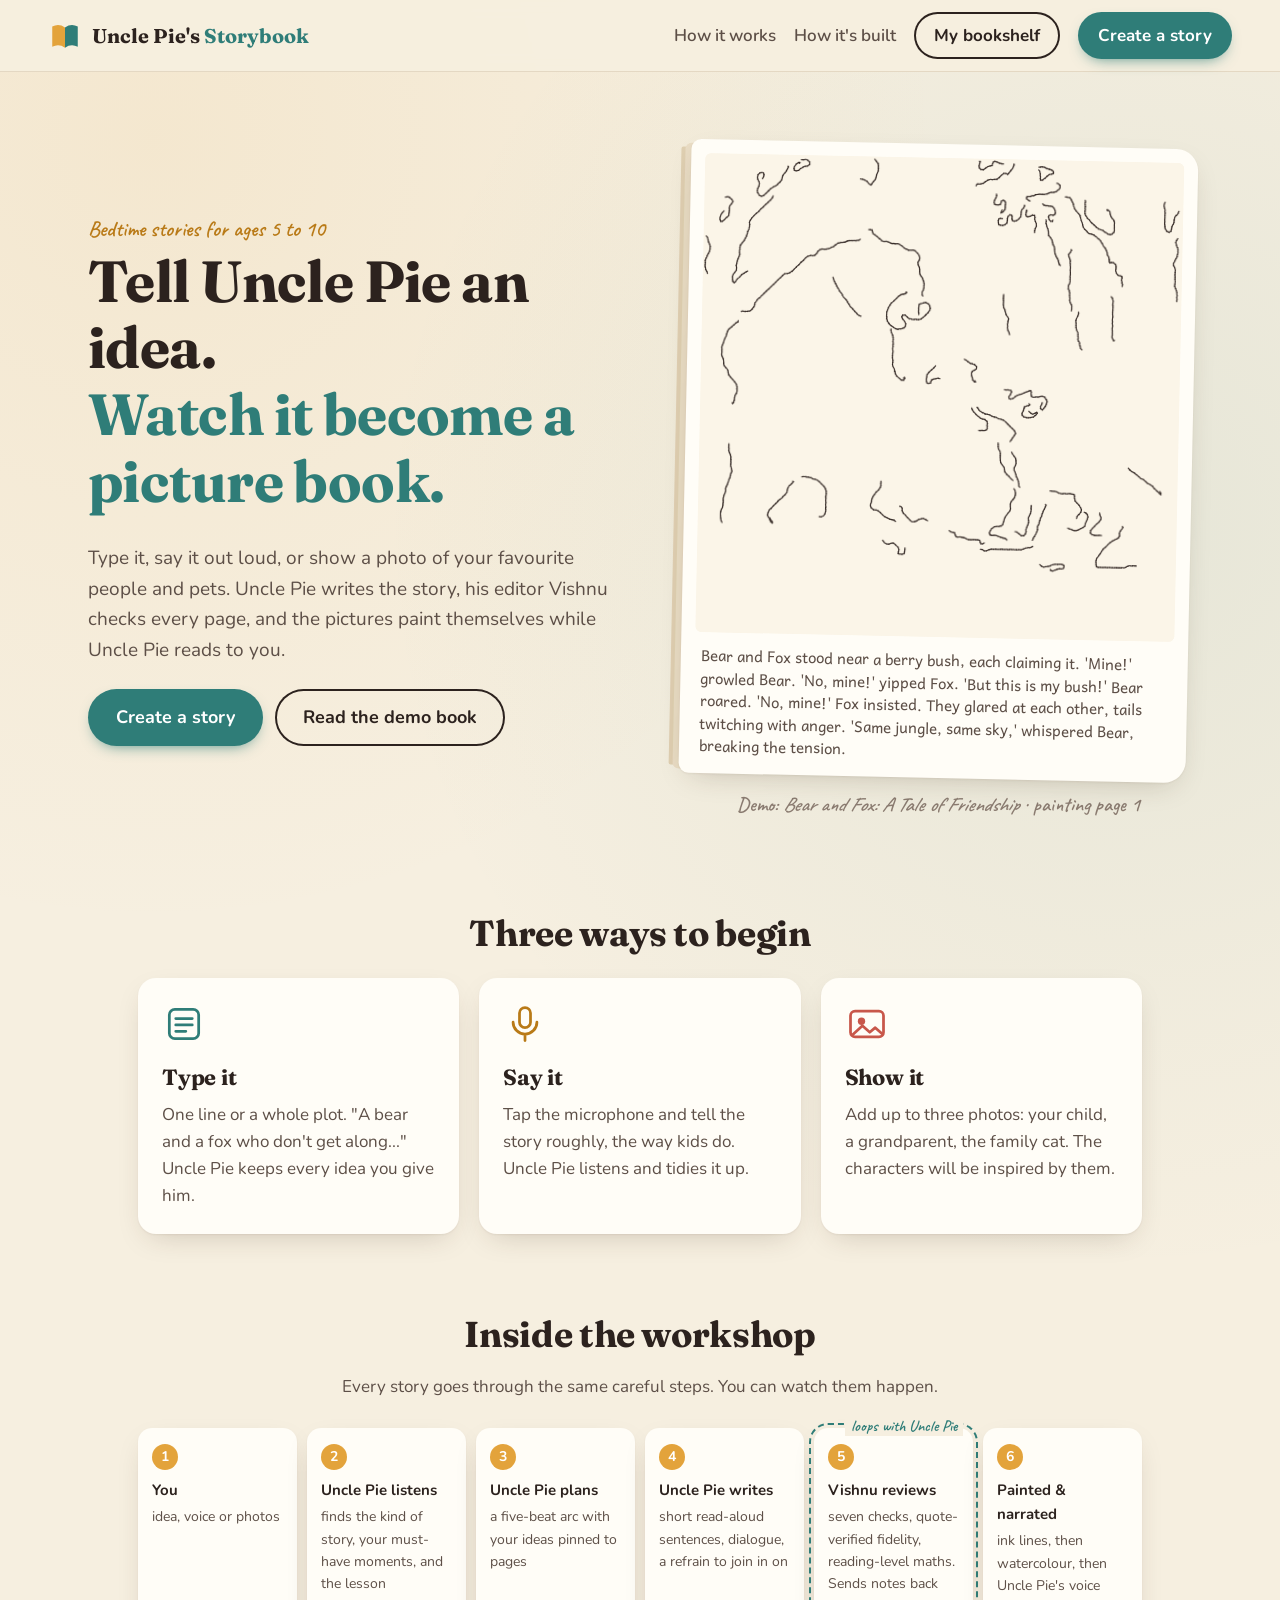
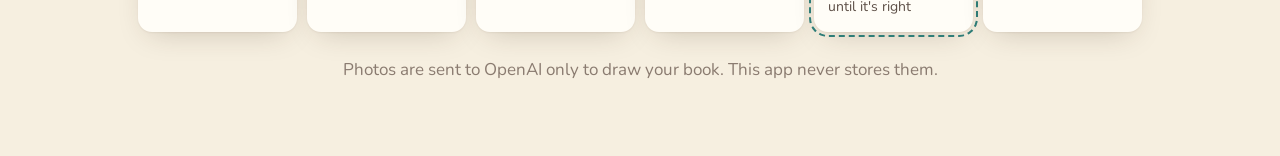
<file: public/index.html>
<!doctype html>
<html lang="en">
<head>
  <meta charset="utf-8">
  <meta name="viewport" content="width=device-width, initial-scale=1">
  <title>Uncle Pie's Storybook</title>
  <meta name="description" content="Bedtime stories for ages 5 to 10, written by Uncle Pie, checked by his editor Vishnu, painted and read aloud while you listen.">
  <link rel="icon" href="data:image/svg+xml,%3Csvg xmlns='http://www.w3.org/2000/svg' viewBox='0 0 64 64'%3E%3Cpath d='M8 14c8-4 16-4 24 2v38c-8-6-16-6-24-2z' fill='%23e3a33b'/%3E%3Cpath d='M56 14c-8-4-16-4-24 2v38c8-6 16-6 24-2z' fill='%232f7d78'/%3E%3C/svg%3E">
  <link rel="preconnect" href="https://fonts.googleapis.com">
  <link rel="preconnect" href="https://fonts.gstatic.com" crossorigin>
  <link href="https://fonts.googleapis.com/css2?family=Andika:wght@400;700&family=Fraunces:opsz,wght@9..144,500;9..144,700&family=Caveat:wght@600&family=Nunito:wght@400;600;700&display=swap" rel="stylesheet">
  <link rel="stylesheet" href="styles.css">
</head>
<body>
  <!-- Displacement filter used by draw.js for the "wet paint" wobble -->
  <svg width="0" height="0" style="position:absolute" aria-hidden="true">
    <filter id="wet" x="-5%" y="-5%" width="110%" height="110%">
      <feTurbulence type="fractalNoise" baseFrequency="0.018" numOctaves="2" seed="3" result="n"/>
      <feDisplacementMap id="wet-disp" in="SourceGraphic" in2="n" scale="0" xChannelSelector="R" yChannelSelector="G"/>
    </filter>
  </svg>

  <header class="topbar">
    <a class="brand" href="#" data-go="home" aria-label="Uncle Pie's Storybook, home">
      <svg viewBox="0 0 64 64" aria-hidden="true"><path d="M8 14c8-4 16-4 24 2v38c-8-6-16-6-24-2z" fill="var(--saffron)"/><path d="M56 14c-8-4-16-4-24 2v38c8-6 16-6 24-2z" fill="var(--teal)"/></svg>
      <span>Uncle Pie's <em>Storybook</em></span>
    </a>
    <nav>
      <a href="#how" class="navlink">How it works</a>
      <a href="architecture.html" class="navlink">How it's built</a>
      <button class="btn btn-ghost" data-go="shelf">My bookshelf</button>
      <button class="btn btn-primary" data-go="create">Create a story</button>
    </nav>
  </header>

  <!-- ============================================================ HOME -->
  <main id="view-home" class="view active">
    <section class="hero">
      <div class="hero-copy">
        <p class="eyebrow">Bedtime stories for ages 5 to 10</p>
        <h1>Tell Uncle Pie an idea.<br><span>Watch it become a picture book.</span></h1>
        <p class="lede">Type it, say it out loud, or show a photo of your favourite people and pets.
          Uncle Pie writes the story, his editor Vishnu checks every page, and the pictures paint
          themselves while Uncle Pie reads to you.</p>
        <div class="hero-cta">
          <button class="btn btn-primary btn-lg" data-go="create">Create a story</button>
          <button class="btn btn-ghost btn-lg" id="open-demo">Read the demo book</button>
        </div>
      </div>
      <figure class="hero-book" aria-label="Demo: a page painting itself">
        <div class="mini-book">
          <canvas id="demo-canvas" width="900" height="900"></canvas>
          <figcaption id="demo-caption" class="mini-caption"></figcaption>
        </div>
        <div class="demo-note">Demo: <em id="demo-title">The Bear and the Fox</em> · painting page <span id="demo-page">1</span></div>
      </figure>
    </section>

    <section class="ways" aria-labelledby="ways-h">
      <h2 id="ways-h">Three ways to begin</h2>
      <div class="ways-grid">
        <article class="way">
          <svg viewBox="0 0 48 48" aria-hidden="true"><rect x="8" y="8" width="32" height="32" rx="6" fill="none" stroke="currentColor" stroke-width="3"/><path d="M15 18h18M15 25h18M15 32h11" stroke="currentColor" stroke-width="3" stroke-linecap="round"/></svg>
          <h3>Type it</h3>
          <p>One line or a whole plot. "A bear and a fox who don't get along..." Uncle Pie keeps every idea you give him.</p>
        </article>
        <article class="way">
          <svg viewBox="0 0 48 48" aria-hidden="true"><rect x="18" y="6" width="12" height="22" rx="6" fill="none" stroke="currentColor" stroke-width="3"/><path d="M11 22a13 13 0 0 0 26 0M24 35v7" stroke="currentColor" stroke-width="3" stroke-linecap="round" fill="none"/></svg>
          <h3>Say it</h3>
          <p>Tap the microphone and tell the story roughly, the way kids do. Uncle Pie listens and tidies it up.</p>
        </article>
        <article class="way">
          <svg viewBox="0 0 48 48" aria-hidden="true"><rect x="6" y="10" width="36" height="28" rx="5" fill="none" stroke="currentColor" stroke-width="3"/><circle cx="18" cy="21" r="4" fill="currentColor"/><path d="M8 36l11-10 8 7 6-5 9 8" fill="none" stroke="currentColor" stroke-width="3" stroke-linejoin="round"/></svg>
          <h3>Show it</h3>
          <p>Add up to three photos: your child, a grandparent, the family cat. The characters will be inspired by them.</p>
        </article>
      </div>
    </section>

    <section class="how" id="how" aria-labelledby="how-h">
      <h2 id="how-h">Inside the workshop</h2>
      <p class="how-sub">Every story goes through the same careful steps. You can watch them happen.</p>
      <ol class="flow">
        <li><b>You</b><span>idea, voice or photos</span></li>
        <li><b>Uncle Pie listens</b><span>finds the kind of story, your must-have moments, and the lesson</span></li>
        <li><b>Uncle Pie plans</b><span>a five-beat arc with your ideas pinned to pages</span></li>
        <li><b>Uncle Pie writes</b><span>short read-aloud sentences, dialogue, a refrain to join in on</span></li>
        <li class="loop"><b>Vishnu reviews</b><span>seven checks, quote-verified fidelity, reading-level maths. Sends notes back until it's right</span></li>
        <li><b>Painted &amp; narrated</b><span>ink lines, then watercolour, then Uncle Pie's voice</span></li>
      </ol>
      <p class="privacy">Photos are sent to OpenAI only to draw your book. This app never stores them.</p>
    </section>
  </main>

  <!-- ========================================================== CREATE -->
  <main id="view-shelf" class="view" aria-labelledby="shelf-h">
    <section class="shelf-wrap">
      <h1 id="shelf-h">My bookshelf</h1>
      <p class="hint">Every book you make is kept here so you can read it again. Books are saved in this browser only.</p>
      <div class="shelf" id="shelf"></div>
    </section>
  </main>

  <main id="view-create" class="view" aria-labelledby="create-h">
    <section class="composer">
      <h1 id="create-h">What should tonight's story be about?</h1>
      <p class="hint">Write as much or as little as you like. Uncle Pie will keep every idea.</p>
      <div class="input-card">
        <textarea id="idea" rows="6" maxlength="2000" placeholder="A shy little elephant who is scared of the dark, and her friend the firefly who helps her..."></textarea>
        <div class="input-tools">
          <button class="tool" id="mic" type="button" aria-pressed="false">
            <svg viewBox="0 0 24 24" aria-hidden="true"><rect x="9" y="3" width="6" height="11" rx="3"/><path d="M5.5 11a6.5 6.5 0 0 0 13 0M12 17.5V21" fill="none" stroke="currentColor" stroke-width="2" stroke-linecap="round"/></svg>
            <span id="mic-label">Say it</span>
          </button>
          <label class="tool" for="photos">
            <svg viewBox="0 0 24 24" aria-hidden="true"><rect x="3" y="5" width="18" height="14" rx="3" fill="none" stroke="currentColor" stroke-width="2"/><circle cx="9" cy="10" r="2"/><path d="M4 18l5-4 4 3 3-2 4 3" fill="none" stroke="currentColor" stroke-width="2"/></svg>
            <span>Add photos</span>
          </label>
          <input type="file" id="photos" accept="image/*" multiple hidden>
          <span class="count" id="count">0 / 2000</span>
        </div>
        <div class="thumbs" id="thumbs"></div>
      </div>
      <div class="chips" aria-label="Story ideas">
        <button class="chip">A dragon who is afraid of fire</button>
        <button class="chip">Grandma's cat goes to the moon</button>
        <button class="chip">Two penguins who can't agree on anything</button>
        <button class="chip">A little robot learning to make friends</button>
      </div>
      <p class="privacy small">Photos are sent to OpenAI only to draw your book. This app never stores them. Please only add photos you have permission to use.</p>
      <button class="btn btn-primary btn-lg" id="go">Ask Uncle Pie</button>
      <p class="error" id="create-error" role="alert"></p>
    </section>
  </main>

  <!-- ======================================================== WORKSHOP -->
  <main id="view-workshop" class="view" aria-live="polite">
    <section class="workshop">
      <h1>In Uncle Pie's workshop</h1>
      <p class="hint">Uncle Pie writes, Vishnu edits. This takes about a minute.</p>
      <ol class="log" id="log"></ol>
    </section>
  </main>

  <!-- ============================================================ BOOK -->
  <main id="view-book" class="view">
    <section class="book-wrap">
      <h1 class="book-title" id="book-title"></h1>
      <div class="studio" id="studio" hidden></div>
      <div class="book">
        <div class="page page-text">
          <div class="beat" id="beat"></div>
          <p class="story-text" id="story-text"></p>
          <div class="page-num" id="page-num"></div>
        </div>
        <div class="page page-art">
          <canvas id="art" width="1024" height="1024" aria-label="Illustration"></canvas>
          <div class="painting" id="painting" hidden>
            <span class="brush"></span><span>Uncle Pie is painting this page...</span>
          </div>
        </div>
      </div>
      <div class="controls">
        <button class="btn btn-round" id="prev" aria-label="Previous page">&#8592;</button>
        <button class="btn btn-primary" id="play" aria-pressed="false">Read to me</button>
        <button class="btn btn-round" id="next" aria-label="Next page">&#8594;</button>
      </div>
      <div class="dots" id="dots"></div>

      <section class="after" id="after" hidden>
        <div class="feedback">
          <h2>Want to change something?</h2>
          <p class="hint">"Make the fox funnier", "add a baby elephant", "shorter please"...</p>
          <div class="fb-row">
            <input id="feedback" maxlength="600" placeholder="Tell Uncle Pie what to change">
            <button class="btn btn-primary" id="revise">Rewrite it</button>
          </div>
        </div>
        <details class="notes">
          <summary>Vishnu's editing notes</summary>
          <div id="notes"></div>
        </details>
        <button class="btn btn-ghost" data-go="create">Make another story</button>
      </section>
    </section>
  </main>

  <div class="modal" id="pass-modal" hidden>
    <form class="modal-card" id="pass-form">
      <h2>Passcode, please</h2>
      <p>This demo spends real credits, so it is locked. Ask Prasanna for the passcode.</p>
      <input id="pass-input" type="password" autocomplete="off" required>
      <button class="btn btn-primary">Unlock</button>
    </form>
  </div>

  <script type="module" src="app.js"></script>
</body>
</html>
</file>
<file: public/styles.css>
:root {
  color-scheme: light;
  --paper: #f6efe0;
  --paper-2: #fbf6ea;
  --card: #fffdf7;
  --ink: #2c221e;
  --ink-2: #5d4f47;
  --muted: #8a7b70;
  --line: #e4d8c3;
  --saffron: #e3a33b;
  --saffron-d: #b97a17;
  --teal: #2f7d78;
  --teal-d: #1f5b57;
  --rose: #c8574a;
  --shadow: 0 1px 2px rgba(60, 40, 20, .06), 0 10px 30px -12px rgba(60, 40, 20, .25);
  --radius: 18px;
  --serif: "Fraunces", Georgia, serif;
  --sans: "Nunito", system-ui, sans-serif;
  --story: "Andika", "Nunito", sans-serif;
  --hand: "Caveat", cursive;
}

* { box-sizing: border-box; }
html { scroll-behavior: smooth; }
body {
  margin: 0;
  background: var(--paper);
  background-image:
    radial-gradient(circle at 12% 8%, rgba(227, 163, 59, .10), transparent 40%),
    radial-gradient(circle at 88% 30%, rgba(47, 125, 120, .08), transparent 45%);
  color: var(--ink);
  font: 17px/1.6 var(--sans);
  -webkit-font-smoothing: antialiased;
}
h1, h2, h3 { font-family: var(--serif); font-weight: 700; line-height: 1.15; margin: 0 0 .5em; letter-spacing: -.01em; }
p { margin: 0 0 1em; }
button { font: inherit; }
:focus-visible { outline: 3px solid var(--teal); outline-offset: 2px; border-radius: 8px; }

/* ---------------------------------------------------------------- top bar */
.topbar {
  position: sticky; top: 0; z-index: 10;
  display: flex; align-items: center; justify-content: space-between; gap: 12px;
  padding: 12px clamp(16px, 4vw, 48px);
  background: rgba(246, 239, 224, .88);
  backdrop-filter: blur(8px);
  border-bottom: 1px solid var(--line);
}
.brand { display: flex; align-items: center; gap: 10px; color: var(--ink); text-decoration: none; font: 700 20px var(--serif); }
.brand svg { width: 34px; height: 34px; }
.brand em { font-style: normal; color: var(--teal); }
nav { display: flex; align-items: center; gap: 18px; }
.navlink { color: var(--ink-2); text-decoration: none; font-weight: 600; }
.navlink:hover { color: var(--ink); }

/* ---------------------------------------------------------------- buttons */
.btn {
  display: inline-flex; align-items: center; justify-content: center; gap: 8px;
  border: 0; border-radius: 999px; padding: 10px 20px; cursor: pointer;
  font-weight: 700; transition: transform .15s ease, background .15s, box-shadow .15s;
}
.btn:active { transform: translateY(1px) scale(.98); }
.btn-primary { background: var(--teal); color: #fff; box-shadow: 0 6px 16px -8px var(--teal); }
.btn-primary:hover { background: var(--teal-d); }
.btn-primary:disabled { background: #9db9b6; cursor: wait; box-shadow: none; }
.btn-ghost { background: transparent; color: var(--ink); box-shadow: inset 0 0 0 2px var(--ink); }
.btn-ghost:hover { background: rgba(44, 34, 30, .06); }
.btn-lg { padding: 14px 28px; font-size: 18px; }
.btn-round { width: 48px; height: 48px; padding: 0; background: var(--card); color: var(--ink); box-shadow: var(--shadow); font-size: 20px; }
.btn-round:disabled { opacity: .35; cursor: default; }

/* ---------------------------------------------------------------- views */
.view { display: none; }
.view.active { display: block; animation: fadein .35s ease; }
@keyframes fadein { from { opacity: 0; transform: translateY(6px); } to { opacity: 1; transform: none; } }

/* ---------------------------------------------------------------- hero */
.hero {
  display: grid; grid-template-columns: 1.05fr 1fr; gap: clamp(24px, 5vw, 64px); align-items: center;
  max-width: 1200px; margin: 0 auto; padding: clamp(32px, 6vw, 72px) clamp(16px, 4vw, 48px);
}
.eyebrow { font: 600 22px var(--hand); color: var(--saffron-d); margin-bottom: .2em; }
.hero h1 { font-size: clamp(34px, 5vw, 58px); }
.hero h1 span { color: var(--teal); }
.lede { font-size: 19px; color: var(--ink-2); max-width: 34em; }
.hero-cta { display: flex; flex-wrap: wrap; gap: 12px; margin-top: 24px; }

.hero-book { margin: 0; }
.mini-book {
  position: relative; background: var(--card); border-radius: 10px 22px 22px 10px; padding: 14px;
  box-shadow: var(--shadow), -10px 0 0 -4px #e9dcc4, -18px 0 0 -8px #dfcfb1;
  transform: rotate(1.2deg);
}
.mini-book canvas { display: block; width: 100%; aspect-ratio: 1; border-radius: 6px; background: var(--paper-2); }
.mini-caption {
  font-family: var(--story); font-size: 15px; line-height: 1.5; color: var(--ink-2);
  padding: 12px 6px 2px; min-height: 4.8em;
}
.demo-note { margin-top: 14px; text-align: center; font: 600 20px var(--hand); color: var(--muted); }

/* ---------------------------------------------------------------- sections */
.ways, .how { max-width: 1100px; margin: 0 auto; padding: 24px clamp(16px, 4vw, 48px) 56px; }
.ways h2, .how h2 { font-size: clamp(26px, 3.4vw, 36px); text-align: center; }
.ways-grid { display: grid; grid-template-columns: repeat(3, 1fr); gap: 20px; margin-top: 24px; }
.way { background: var(--card); border-radius: var(--radius); padding: 24px; box-shadow: var(--shadow); }
.way svg { width: 44px; height: 44px; color: var(--teal); }
.way:nth-child(2) svg { color: var(--saffron-d); }
.way:nth-child(3) svg { color: var(--rose); }
.way h3 { font-size: 22px; margin-top: 10px; }
.way p { color: var(--ink-2); margin: 0; }

.how-sub { text-align: center; color: var(--ink-2); }
.flow { list-style: none; padding: 0; margin: 28px 0 0; display: grid; grid-template-columns: repeat(6, 1fr); gap: 10px; counter-reset: s; }
.flow li {
  position: relative; background: var(--card); border-radius: 14px; padding: 16px 14px 14px; box-shadow: var(--shadow);
  counter-increment: s; font-size: 14px; color: var(--ink-2);
}
.flow li::before { content: counter(s); display: grid; place-items: center; width: 26px; height: 26px; border-radius: 50%; background: var(--saffron); color: #fff; font-weight: 700; margin-bottom: 8px; }
.flow li b { display: block; color: var(--ink); font-size: 15px; margin-bottom: 4px; }
.flow li.loop { outline: 2px dashed var(--teal); outline-offset: 3px; }
.flow li.loop::after { content: "loops with Uncle Pie"; position: absolute; top: -12px; right: 10px; background: var(--paper); padding: 0 6px; font: 600 16px var(--hand); color: var(--teal); }
.privacy { text-align: center; color: var(--muted); margin-top: 24px; }
.privacy.small { font-size: 14px; margin-top: 10px; text-align: left; }

/* ---------------------------------------------------------------- create */
.composer, .workshop { max-width: 760px; margin: 0 auto; padding: clamp(28px, 5vw, 56px) clamp(16px, 4vw, 32px) 64px; }
.composer h1, .workshop h1 { font-size: clamp(28px, 4vw, 42px); }
.hint { color: var(--muted); }
.input-card { background: var(--card); border-radius: var(--radius); box-shadow: var(--shadow); padding: 16px; margin-top: 16px; }
textarea {
  width: 100%; border: 0; resize: vertical; background: transparent; color: var(--ink);
  font: 20px/1.5 var(--story); min-height: 150px; outline: none;
}
.input-tools { display: flex; align-items: center; gap: 10px; border-top: 1px dashed var(--line); padding-top: 12px; flex-wrap: wrap; }
.tool {
  display: inline-flex; align-items: center; gap: 6px; cursor: pointer;
  background: var(--paper); border: 0; border-radius: 999px; padding: 8px 14px; color: var(--ink); font-weight: 700;
}
.tool svg { width: 20px; height: 20px; fill: currentColor; }
.tool:hover { background: #efe4cf; }
.tool[aria-pressed="true"] { background: var(--rose); color: #fff; animation: pulse 1.2s infinite; }
@keyframes pulse { 50% { box-shadow: 0 0 0 8px rgba(200, 87, 74, .18); } }
.count { margin-left: auto; color: var(--muted); font-size: 14px; }
.thumbs { display: flex; gap: 10px; flex-wrap: wrap; }
.thumbs:not(:empty) { margin-top: 12px; }
.thumb { position: relative; width: 84px; height: 84px; border-radius: 12px; overflow: hidden; box-shadow: var(--shadow); }
.thumb img { width: 100%; height: 100%; object-fit: cover; }
.thumb button { position: absolute; top: 4px; right: 4px; width: 24px; height: 24px; border-radius: 50%; border: 0; background: rgba(44,34,30,.75); color: #fff; cursor: pointer; line-height: 1; }
.chips { display: flex; flex-wrap: wrap; gap: 8px; margin: 18px 0 4px; }
.chip { border: 1px solid var(--line); background: var(--paper-2); border-radius: 999px; padding: 6px 14px; cursor: pointer; color: var(--ink-2); }
.chip:hover { border-color: var(--saffron); color: var(--ink); }
#go { margin-top: 18px; }
.error { color: var(--rose); font-weight: 600; margin-top: 12px; min-height: 1.6em; }

/* ---------------------------------------------------------------- workshop log */
.log { list-style: none; padding: 0; margin: 24px 0 0; display: flex; flex-direction: column; gap: 14px; }
.msg { display: flex; gap: 12px; align-items: flex-start; animation: fadein .3s ease; }
.avatar { flex: none; width: 44px; height: 44px; border-radius: 50%; display: grid; place-items: center; font: 700 15px var(--serif); color: #fff; }
.msg.pie .avatar { background: var(--saffron); }
.msg.vishnu .avatar { background: var(--teal); }
.bubble { background: var(--card); border-radius: 4px 16px 16px 16px; padding: 12px 16px; box-shadow: var(--shadow); flex: 1; min-width: 0; }
.bubble .who { font: 600 19px var(--hand); color: var(--muted); line-height: 1; margin-bottom: 4px; }
.bubble p { margin: 0; }
.bubble ul { margin: 6px 0 0; padding-left: 20px; color: var(--ink-2); font-size: 15px; }
.msg.working .bubble p::after { content: ""; display: inline-block; width: 1em; animation: dots 1.2s steps(4) infinite; }
@keyframes dots { 0% { content: ""; } 25% { content: "."; } 50% { content: ".."; } 75% { content: "..."; } }
.scores { display: grid; grid-template-columns: max-content 1fr max-content; gap: 4px 10px; align-items: center; margin: 10px 0 4px; font-size: 14px; }
.bar { height: 8px; border-radius: 4px; background: #efe6d4; overflow: hidden; }
.bar i { display: block; height: 100%; background: var(--teal); border-radius: 4px; transform-origin: left; animation: grow .6s ease both; }
.bar i.low { background: var(--saffron); }
@keyframes grow { from { transform: scaleX(0); } }
.verdict { display: inline-block; margin-top: 6px; padding: 2px 10px; border-radius: 999px; font-size: 13px; font-weight: 700; }
.verdict.pass { background: #dcefe9; color: var(--teal-d); }
.verdict.fail { background: #f7e4c6; color: var(--saffron-d); }

.mini-h { margin-top: 8px !important; font-weight: 700; font-size: 14px; color: var(--ink-2); }
.handoff { border-left: 3px solid var(--saffron); padding: 2px 0 2px 12px; margin: 4px 0; }
.handoff .route { font-weight: 700; font-size: 14px; color: var(--saffron-d); }
.handoff summary, .worker summary { cursor: pointer; font-size: 14px; color: var(--ink-2); }
pre { white-space: pre-wrap; word-break: break-word; font: 13px/1.5 ui-monospace, "Cascadia Code", Consolas, monospace;
  background: var(--paper); border-radius: 8px; padding: 10px 12px; margin: 6px 0 0; color: var(--ink); }
.msg.handoff-msg .bubble { background: #fffaf0; }

.workers { display: grid; grid-template-columns: repeat(auto-fill, minmax(180px, 1fr)); gap: 10px; margin-top: 10px; }
.worker { border: 1px solid var(--line); border-radius: 12px; padding: 10px 12px; background: var(--paper-2); font-size: 14px; min-width: 0; }
.w-head { display: flex; justify-content: space-between; align-items: center; gap: 8px; }
.w-step { font-size: 12px; font-weight: 700; padding: 2px 8px; border-radius: 999px; background: #efe6d4; color: var(--ink-2); white-space: nowrap; }
.worker[data-step="painting"] .w-step, .worker[data-step="redrawing"] .w-step { background: #f7e4c6; color: var(--saffron-d); animation: pulse 1.4s infinite; }
.worker[data-step="judging"] .w-step, .worker[data-step="narrating"] .w-step { background: #dcefe9; color: var(--teal-d); animation: pulse 1.4s infinite; }
.worker[data-step="done"] { border-color: #b9dbd3; }
.worker[data-step="done"] .w-step { background: var(--teal); color: #fff; }
.w-checks p { margin: 6px 0 0 !important; }
.redo { color: var(--saffron-d); }
.voice-dir { font-size: 13px; color: var(--ink-2); margin: 6px 0 0 !important; font-style: italic; }
.cast { display: grid; grid-template-columns: 160px 1fr; gap: 14px; align-items: start; margin-top: 10px;
  border: 1px solid var(--line); border-radius: 12px; padding: 10px; background: var(--paper-2); font-size: 14px; }
.cast-img { aspect-ratio: 1; border-radius: 8px; background: var(--paper); display: grid; place-items: center; overflow: hidden; }
.cast-img img { width: 100%; height: 100%; object-fit: cover; }
.cast-img .brush { width: 36px; height: 36px; }
.cast ul { margin: 4px 0 0; padding-left: 18px; }
.cast .hint { margin: 2px 0 0; }
.worker[data-step="failed"] { border-color: var(--rose); }
.worker[data-step="failed"] .w-step { background: var(--rose); color: #fff; }
@media (max-width: 480px) { .cast { grid-template-columns: 1fr; } }
.board-actions { display: flex; align-items: center; gap: 12px; flex-wrap: wrap; margin-top: 14px; }
.board-actions .hint { margin: 0; font-size: 14px; }
.notes .round.report { border: 2px solid var(--teal); }

/* ---------------------------------------------------------------- book */
.book-wrap { max-width: 1180px; margin: 0 auto; padding: 28px clamp(12px, 3vw, 32px) 64px; }
.book-title { text-align: center; font-size: clamp(26px, 3.6vw, 40px); }
.studio { display: flex; justify-content: center; align-items: center; gap: 16px; flex-wrap: wrap;
  font-size: 14px; font-weight: 700; color: var(--ink-2); margin-top: 4px; }
.studio[hidden] { display: none; }
.linkish { border: 0; background: none; color: var(--teal); font: inherit; text-decoration: underline; cursor: pointer; padding: 0; }
.book {
  display: grid; grid-template-columns: 1fr 1fr; margin-top: 18px;
  background: var(--card); border-radius: 12px; box-shadow: var(--shadow), 0 30px 60px -30px rgba(60,40,20,.45);
  position: relative; overflow: hidden;
}
.book::after { /* spine */
  content: ""; position: absolute; top: 0; bottom: 0; left: 50%; width: 40px; transform: translateX(-50%);
  background: linear-gradient(90deg, transparent, rgba(60,40,20,.10) 45%, rgba(60,40,20,.16) 50%, rgba(60,40,20,.10) 55%, transparent);
  pointer-events: none;
}
.page { position: relative; min-width: 0; }
.page-text { padding: clamp(24px, 4vw, 56px); display: flex; flex-direction: column; background: linear-gradient(90deg, #fffdf7, #fbf5e8); }
.beat { font: 600 22px var(--hand); color: var(--saffron-d); }
.story-text { font: clamp(19px, 1.9vw, 24px)/1.65 var(--story); color: var(--ink); margin: 8px 0 auto; white-space: pre-line; }
.story-text.moral { font-family: var(--serif); font-size: clamp(22px, 2.4vw, 30px); text-align: center; margin: auto 0; }
.page-num { text-align: center; color: var(--muted); font: 600 20px var(--hand); margin-top: 20px; }
.page-art { padding: clamp(12px, 2vw, 24px); background: linear-gradient(270deg, #fffdf7, #fbf5e8); }
.page-art canvas { display: block; width: 100%; aspect-ratio: 1; border-radius: 6px; background: var(--paper-2); }
.painting {
  position: absolute; inset: 0; display: flex; flex-direction: column; gap: 14px; align-items: center; justify-content: center;
  color: var(--muted); font: 600 24px var(--hand);
}
.brush { width: 56px; height: 56px; border-radius: 50% 50% 50% 0; background: var(--saffron); animation: wobble 1.6s ease-in-out infinite; opacity: .85; }
@keyframes wobble { 0%,100% { transform: rotate(-12deg) scale(.9); } 50% { transform: rotate(18deg) scale(1.05); background: var(--teal); } }
.controls { display: flex; justify-content: center; align-items: center; gap: 16px; margin-top: 20px; }
.dots { display: flex; justify-content: center; gap: 8px; margin-top: 14px; }
.dots button { width: 12px; height: 12px; padding: 0; border-radius: 50%; border: 0; background: var(--line); cursor: pointer; }
.dots button.on { background: var(--teal); transform: scale(1.25); }

.after { max-width: 760px; margin: 40px auto 0; display: flex; flex-direction: column; gap: 22px; align-items: flex-start; }
.feedback { width: 100%; background: var(--card); border-radius: var(--radius); padding: 22px; box-shadow: var(--shadow); }
.feedback h2 { font-size: 24px; }
.fb-row { display: flex; gap: 10px; }
.fb-row input { flex: 1; min-width: 0; border: 1px solid var(--line); border-radius: 999px; padding: 10px 16px; font: 17px var(--sans); background: var(--paper-2); color: var(--ink); }
.notes { width: 100%; }
.notes summary { cursor: pointer; font-weight: 700; color: var(--ink-2); }
.notes .round { background: var(--card); border-radius: 14px; padding: 14px 16px; margin-top: 12px; box-shadow: var(--shadow); font-size: 15px; }
.notes .round h4 { margin: 0 0 6px; font-family: var(--serif); }
.notes .round ul { margin: 6px 0 0; padding-left: 20px; color: var(--ink-2); }

/* ---------------------------------------------------------------- bookshelf */
.shelf-wrap { max-width: 1100px; margin: 0 auto; padding: clamp(28px, 5vw, 56px) clamp(16px, 4vw, 32px) 64px; }
.shelf-wrap h1 { font-size: clamp(28px, 4vw, 42px); }
.shelf { display: grid; grid-template-columns: repeat(auto-fill, minmax(180px, 1fr)); gap: 22px; margin-top: 20px;
  padding-bottom: 18px; border-bottom: 12px solid #c8a77a; box-shadow: 0 10px 0 -4px #a9875a; }
.spine { position: relative; display: flex; flex-direction: column; text-align: left; border: 0; padding: 0; cursor: pointer;
  background: var(--card); border-radius: 6px 12px 12px 6px; box-shadow: var(--shadow), -6px 0 0 -2px #e9dcc4;
  overflow: hidden; transition: transform .15s ease; font: inherit; color: var(--ink); }
.spine:hover { transform: translateY(-4px) rotate(-1deg); }
.spine .cover { aspect-ratio: 1; width: 100%; object-fit: cover; background: var(--paper-2); display: block; }
.spine .cover.blank { display: grid; place-items: center; font: 600 28px var(--hand); color: var(--muted); }
.spine .meta { padding: 10px 12px 12px; }
.spine .meta b { display: block; font-family: var(--serif); font-size: 16px; line-height: 1.2; }
.spine .meta span { font-size: 13px; color: var(--muted); }
.spine .remove { position: absolute; top: 6px; right: 6px; width: 26px; height: 26px; border-radius: 50%; border: 0;
  background: rgba(44,34,30,.7); color: #fff; cursor: pointer; line-height: 1; }
.shelf-empty { color: var(--muted); grid-column: 1 / -1; }

/* ---------------------------------------------------------------- modal */
.modal { position: fixed; inset: 0; background: rgba(44,34,30,.4); display: grid; place-items: center; z-index: 50; padding: 16px; }
.modal[hidden] { display: none; }
.modal-card { background: var(--card); border-radius: var(--radius); padding: 28px; max-width: 380px; width: 100%; box-shadow: var(--shadow); display: flex; flex-direction: column; gap: 12px; }
.modal-card input { border: 1px solid var(--line); border-radius: 10px; padding: 10px 12px; font: 17px var(--sans); }

/* ---------------------------------------------------------------- small screens */
@media (max-width: 900px) {
  .hero { grid-template-columns: 1fr; }
  .flow { grid-template-columns: repeat(2, 1fr); }
  .ways-grid { grid-template-columns: 1fr; }
  .book { grid-template-columns: 1fr; }
  .book::after { display: none; }
  .page-art { order: -1; }
  .navlink { display: none; }
}
@media (max-width: 480px) {
  .brand span { font-size: 17px; }
  .topbar .btn { padding: 8px 14px; font-size: 15px; }
  .fb-row { flex-direction: column; }
}
@media (prefers-reduced-motion: reduce) {
  *, *::before, *::after { animation: none !important; transition: none !important; }
}
</file>
